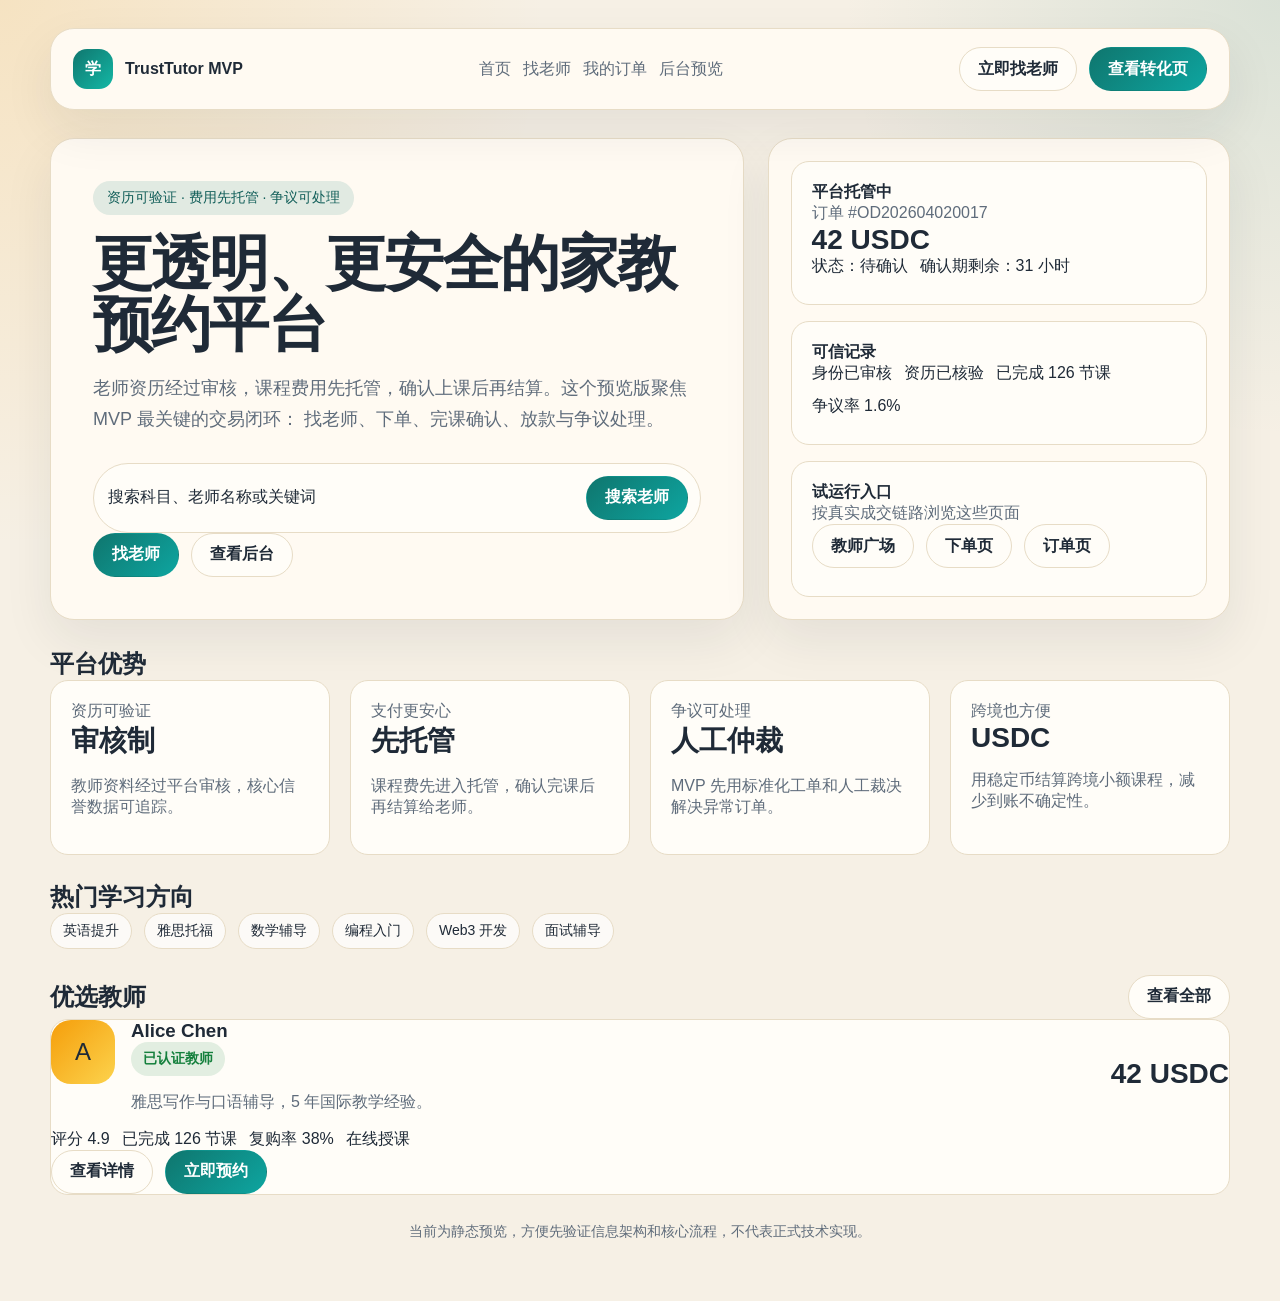
<file: preview/index.html>
<!DOCTYPE html>
<html lang="zh-CN">
<head>
  <meta charset="UTF-8">
  <meta name="viewport" content="width=device-width, initial-scale=1.0">
  <title>家教平台预览 - 首页</title>
  <link rel="stylesheet" href="./styles.css">
</head>
<body>
  <div class="shell">
    <div class="nav panel">
      <div class="brand">
        <div class="brand-mark">学</div>
        <div>TrustTutor MVP</div>
      </div>
      <div class="nav-links">
        <a href="./index.html">首页</a>
        <a href="./tutors.html">找老师</a>
        <a href="./orders.html">我的订单</a>
        <a href="./admin.html">后台预览</a>
      </div>
      <div class="nav-actions">
        <a class="btn btn-secondary" href="./tutors.html">立即找老师</a>
        <a class="btn btn-primary" href="./tutor-detail.html">查看转化页</a>
      </div>
    </div>

    <section class="hero">
      <div class="panel hero-copy">
        <span class="eyebrow">资历可验证 · 费用先托管 · 争议可处理</span>
        <h1>更透明、更安全的家教预约平台</h1>
        <p class="subcopy">
          老师资历经过审核，课程费用先托管，确认上课后再结算。这个预览版聚焦 MVP 最关键的交易闭环：
          找老师、下单、完课确认、放款与争议处理。
        </p>
        <div class="search">
          <input value="搜索科目、老师名称或关键词" readonly>
          <a class="btn btn-primary" href="./tutors.html">搜索老师</a>
        </div>
        <div class="actions">
          <a class="btn btn-primary" href="./tutors.html">找老师</a>
          <a class="btn btn-secondary" href="./admin.html">查看后台</a>
        </div>
      </div>

      <div class="panel hero-side">
        <div class="mini-card">
          <strong>平台托管中</strong>
          <div class="muted">订单 #OD202604020017</div>
          <div class="price">42 USDC</div>
          <div class="meta">
            <span>状态：待确认</span>
            <span>确认期剩余：31 小时</span>
          </div>
        </div>
        <div class="mini-card">
          <strong>可信记录</strong>
          <div class="meta">
            <span>身份已审核</span>
            <span>资历已核验</span>
            <span>已完成 126 节课</span>
            <span>争议率 1.6%</span>
          </div>
        </div>
        <div class="mini-card">
          <strong>试运行入口</strong>
          <div class="muted">按真实成交链路浏览这些页面</div>
          <div class="actions">
            <a class="btn btn-secondary" href="./tutors.html">教师广场</a>
            <a class="btn btn-secondary" href="./checkout.html">下单页</a>
            <a class="btn btn-secondary" href="./orders.html">订单页</a>
          </div>
        </div>
      </div>
    </section>

    <section class="section">
      <div class="section-head">
        <h2>平台优势</h2>
      </div>
      <div class="grid-4">
        <div class="stat-card">
          <div class="kicker">资历可验证</div>
          <div class="value">审核制</div>
          <p class="muted">教师资料经过平台审核，核心信誉数据可追踪。</p>
        </div>
        <div class="stat-card">
          <div class="kicker">支付更安心</div>
          <div class="value">先托管</div>
          <p class="muted">课程费先进入托管，确认完课后再结算给老师。</p>
        </div>
        <div class="stat-card">
          <div class="kicker">争议可处理</div>
          <div class="value">人工仲裁</div>
          <p class="muted">MVP 先用标准化工单和人工裁决解决异常订单。</p>
        </div>
        <div class="stat-card">
          <div class="kicker">跨境也方便</div>
          <div class="value">USDC</div>
          <p class="muted">用稳定币结算跨境小额课程，减少到账不确定性。</p>
        </div>
      </div>
    </section>

    <section class="section">
      <div class="section-head">
        <h2>热门学习方向</h2>
      </div>
      <div class="chips">
        <span class="chip">英语提升</span>
        <span class="chip">雅思托福</span>
        <span class="chip">数学辅导</span>
        <span class="chip">编程入门</span>
        <span class="chip">Web3 开发</span>
        <span class="chip">面试辅导</span>
      </div>
    </section>

    <section class="section">
      <div class="section-head">
        <h2>优选教师</h2>
        <a class="btn btn-secondary" href="./tutors.html">查看全部</a>
      </div>
      <div class="teacher-list">
        <div class="teacher-card">
          <div class="teacher-top">
            <div class="split">
              <div class="avatar">A</div>
              <div>
                <h3>Alice Chen</h3>
                <div class="tag tag-ok">已认证教师</div>
                <p class="muted">雅思写作与口语辅导，5 年国际教学经验。</p>
              </div>
            </div>
            <div class="price">42 USDC</div>
          </div>
          <div class="meta">
            <span>评分 4.9</span>
            <span>已完成 126 节课</span>
            <span>复购率 38%</span>
            <span>在线授课</span>
          </div>
          <div class="actions">
            <a class="btn btn-secondary" href="./tutor-detail.html">查看详情</a>
            <a class="btn btn-primary" href="./checkout.html">立即预约</a>
          </div>
        </div>
      </div>
    </section>

    <div class="footer-note">
      当前为静态预览，方便先验证信息架构和核心流程，不代表正式技术实现。
    </div>
  </div>
</body>
</html>
</file>
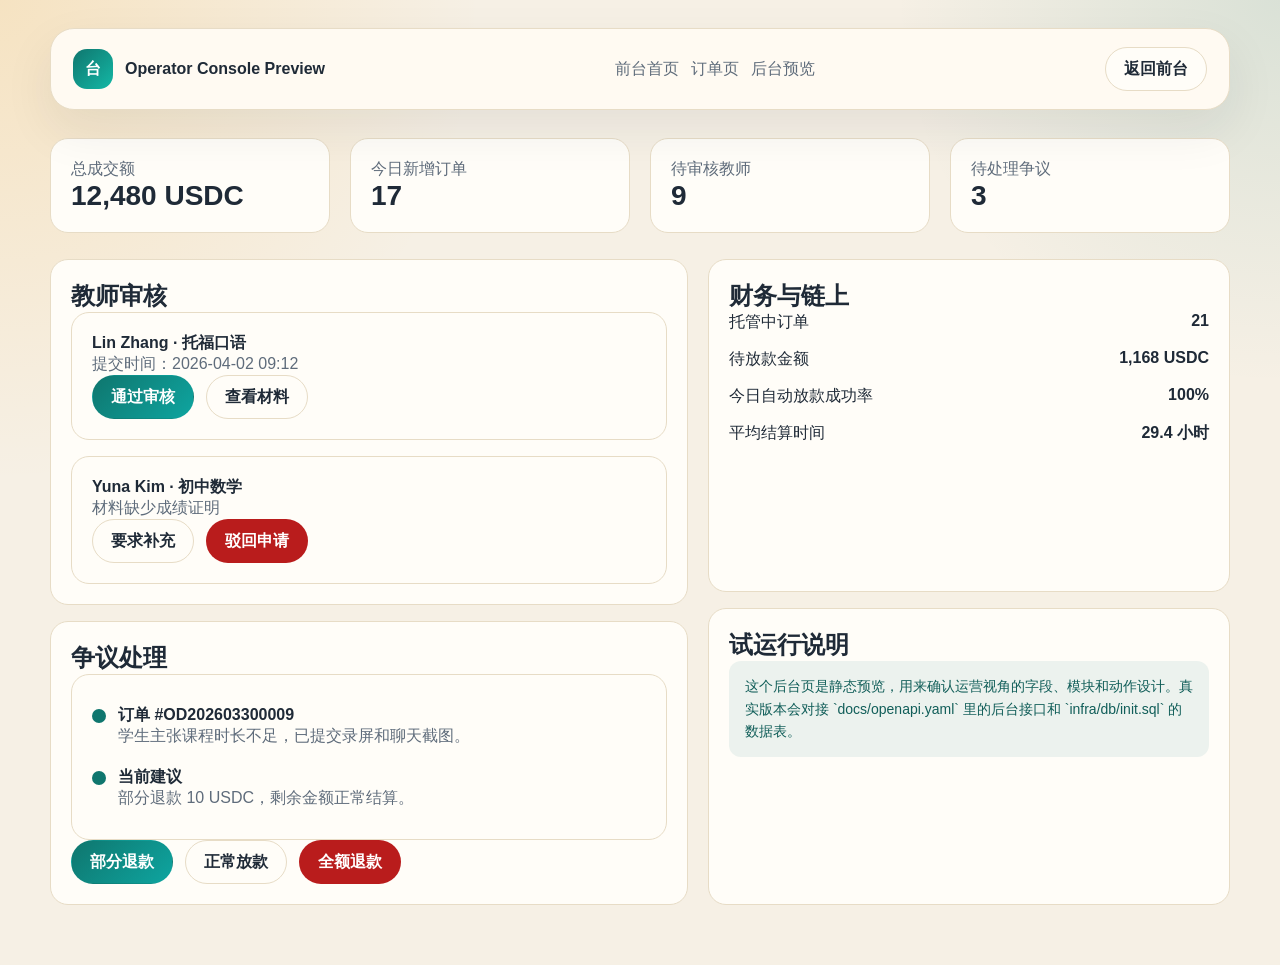
<file: preview/admin.html>
<!DOCTYPE html>
<html lang="zh-CN">
<head>
  <meta charset="UTF-8">
  <meta name="viewport" content="width=device-width, initial-scale=1.0">
  <title>家教平台预览 - 后台</title>
  <link rel="stylesheet" href="./styles.css">
</head>
<body>
  <div class="shell">
    <div class="nav panel">
      <div class="brand">
        <div class="brand-mark">台</div>
        <div>Operator Console Preview</div>
      </div>
      <div class="nav-links">
        <a href="./index.html">前台首页</a>
        <a href="./orders.html">订单页</a>
        <a href="./admin.html">后台预览</a>
      </div>
      <div class="nav-actions">
        <a class="btn btn-secondary" href="./index.html">返回前台</a>
      </div>
    </div>

    <section class="grid-4">
      <div class="admin-card">
        <div class="kicker">总成交额</div>
        <div class="value">12,480 USDC</div>
      </div>
      <div class="admin-card">
        <div class="kicker">今日新增订单</div>
        <div class="value">17</div>
      </div>
      <div class="admin-card">
        <div class="kicker">待审核教师</div>
        <div class="value">9</div>
      </div>
      <div class="admin-card">
        <div class="kicker">待处理争议</div>
        <div class="value">3</div>
      </div>
    </section>

    <div class="layout-main section">
      <div class="stack">
        <div class="detail-card">
          <h2>教师审核</h2>
          <div class="teacher-list">
            <div class="mini-card">
              <strong>Lin Zhang · 托福口语</strong>
              <div class="muted">提交时间：2026-04-02 09:12</div>
              <div class="actions">
                <a class="btn btn-primary" href="./admin.html">通过审核</a>
                <a class="btn btn-secondary" href="./admin.html">查看材料</a>
              </div>
            </div>
            <div class="mini-card">
              <strong>Yuna Kim · 初中数学</strong>
              <div class="muted">材料缺少成绩证明</div>
              <div class="actions">
                <a class="btn btn-secondary" href="./admin.html">要求补充</a>
                <a class="btn btn-danger" href="./admin.html">驳回申请</a>
              </div>
            </div>
          </div>
        </div>

        <div class="detail-card">
          <h2>争议处理</h2>
          <div class="timeline">
            <div class="timeline-item">
              <div class="dot"></div>
              <div><strong>订单 #OD202603300009</strong><div class="muted">学生主张课程时长不足，已提交录屏和聊天截图。</div></div>
            </div>
            <div class="timeline-item">
              <div class="dot"></div>
              <div><strong>当前建议</strong><div class="muted">部分退款 10 USDC，剩余金额正常结算。</div></div>
            </div>
          </div>
          <div class="actions">
            <a class="btn btn-primary" href="./admin.html">部分退款</a>
            <a class="btn btn-secondary" href="./admin.html">正常放款</a>
            <a class="btn btn-danger" href="./admin.html">全额退款</a>
          </div>
        </div>
      </div>

      <div class="stack">
        <div class="detail-card">
          <h2>财务与链上</h2>
          <div class="table-like">
            <div class="row"><span>托管中订单</span><strong>21</strong></div>
            <div class="row"><span>待放款金额</span><strong>1,168 USDC</strong></div>
            <div class="row"><span>今日自动放款成功率</span><strong>100%</strong></div>
            <div class="row"><span>平均结算时间</span><strong>29.4 小时</strong></div>
          </div>
        </div>

        <div class="detail-card">
          <h2>试运行说明</h2>
          <div class="notice">
            这个后台页是静态预览，用来确认运营视角的字段、模块和动作设计。真实版本会对接
            `docs/openapi.yaml` 里的后台接口和 `infra/db/init.sql` 的数据表。
          </div>
        </div>
      </div>
    </div>
  </div>
</body>
</html>
</file>
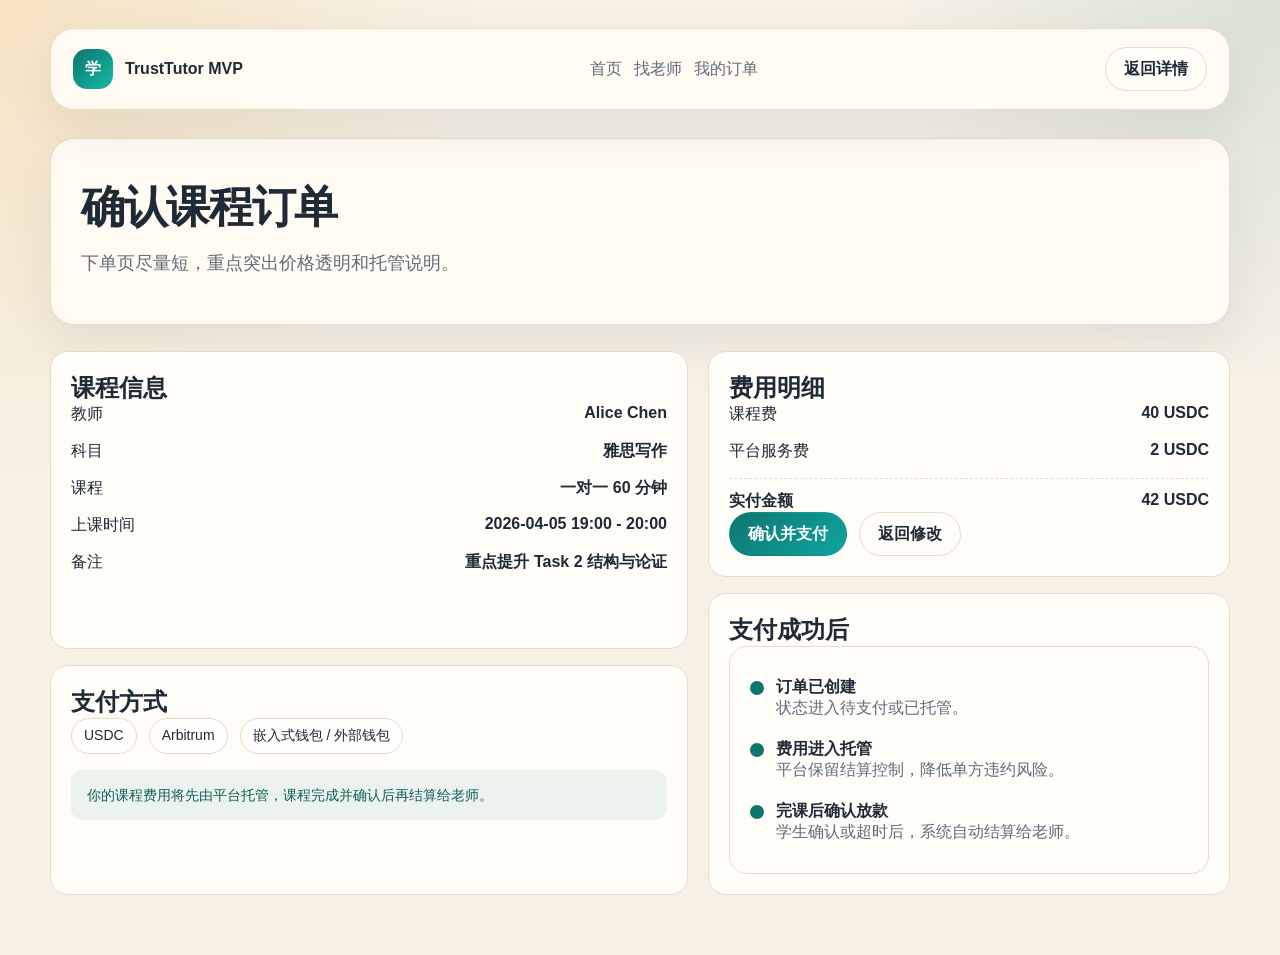
<file: preview/checkout.html>
<!DOCTYPE html>
<html lang="zh-CN">
<head>
  <meta charset="UTF-8">
  <meta name="viewport" content="width=device-width, initial-scale=1.0">
  <title>家教平台预览 - 下单页</title>
  <link rel="stylesheet" href="./styles.css">
</head>
<body>
  <div class="shell">
    <div class="nav panel">
      <div class="brand">
        <div class="brand-mark">学</div>
        <div>TrustTutor MVP</div>
      </div>
      <div class="nav-links">
        <a href="./index.html">首页</a>
        <a href="./tutors.html">找老师</a>
        <a href="./orders.html">我的订单</a>
      </div>
      <div class="nav-actions">
        <a class="btn btn-secondary" href="./tutor-detail.html">返回详情</a>
      </div>
    </div>

    <section class="panel page-hero">
      <h1 class="page-title">确认课程订单</h1>
      <p class="subcopy">下单页尽量短，重点突出价格透明和托管说明。</p>
    </section>

    <div class="layout-main section">
      <div class="stack">
        <div class="detail-card">
          <h2>课程信息</h2>
          <div class="table-like">
            <div class="row"><span>教师</span><strong>Alice Chen</strong></div>
            <div class="row"><span>科目</span><strong>雅思写作</strong></div>
            <div class="row"><span>课程</span><strong>一对一 60 分钟</strong></div>
            <div class="row"><span>上课时间</span><strong>2026-04-05 19:00 - 20:00</strong></div>
            <div class="row"><span>备注</span><strong>重点提升 Task 2 结构与论证</strong></div>
          </div>
        </div>

        <div class="detail-card">
          <h2>支付方式</h2>
          <div class="chips">
            <span class="chip">USDC</span>
            <span class="chip">Arbitrum</span>
            <span class="chip">嵌入式钱包 / 外部钱包</span>
          </div>
          <div class="notice" style="margin-top:16px;">
            你的课程费用将先由平台托管，课程完成并确认后再结算给老师。
          </div>
        </div>
      </div>

      <div class="stack">
        <div class="detail-card">
          <h2>费用明细</h2>
          <div class="table-like">
            <div class="row"><span>课程费</span><strong>40 USDC</strong></div>
            <div class="row"><span>平台服务费</span><strong>2 USDC</strong></div>
            <div class="row total"><span>实付金额</span><strong>42 USDC</strong></div>
          </div>
          <div class="actions">
            <a class="btn btn-primary" href="./orders.html">确认并支付</a>
            <a class="btn btn-secondary" href="./tutor-detail.html">返回修改</a>
          </div>
        </div>

        <div class="detail-card">
          <h2>支付成功后</h2>
          <div class="timeline">
            <div class="timeline-item">
              <div class="dot"></div>
              <div><strong>订单已创建</strong><div class="muted">状态进入待支付或已托管。</div></div>
            </div>
            <div class="timeline-item">
              <div class="dot"></div>
              <div><strong>费用进入托管</strong><div class="muted">平台保留结算控制，降低单方违约风险。</div></div>
            </div>
            <div class="timeline-item">
              <div class="dot"></div>
              <div><strong>完课后确认放款</strong><div class="muted">学生确认或超时后，系统自动结算给老师。</div></div>
            </div>
          </div>
        </div>
      </div>
    </div>
  </div>
</body>
</html>
</file>
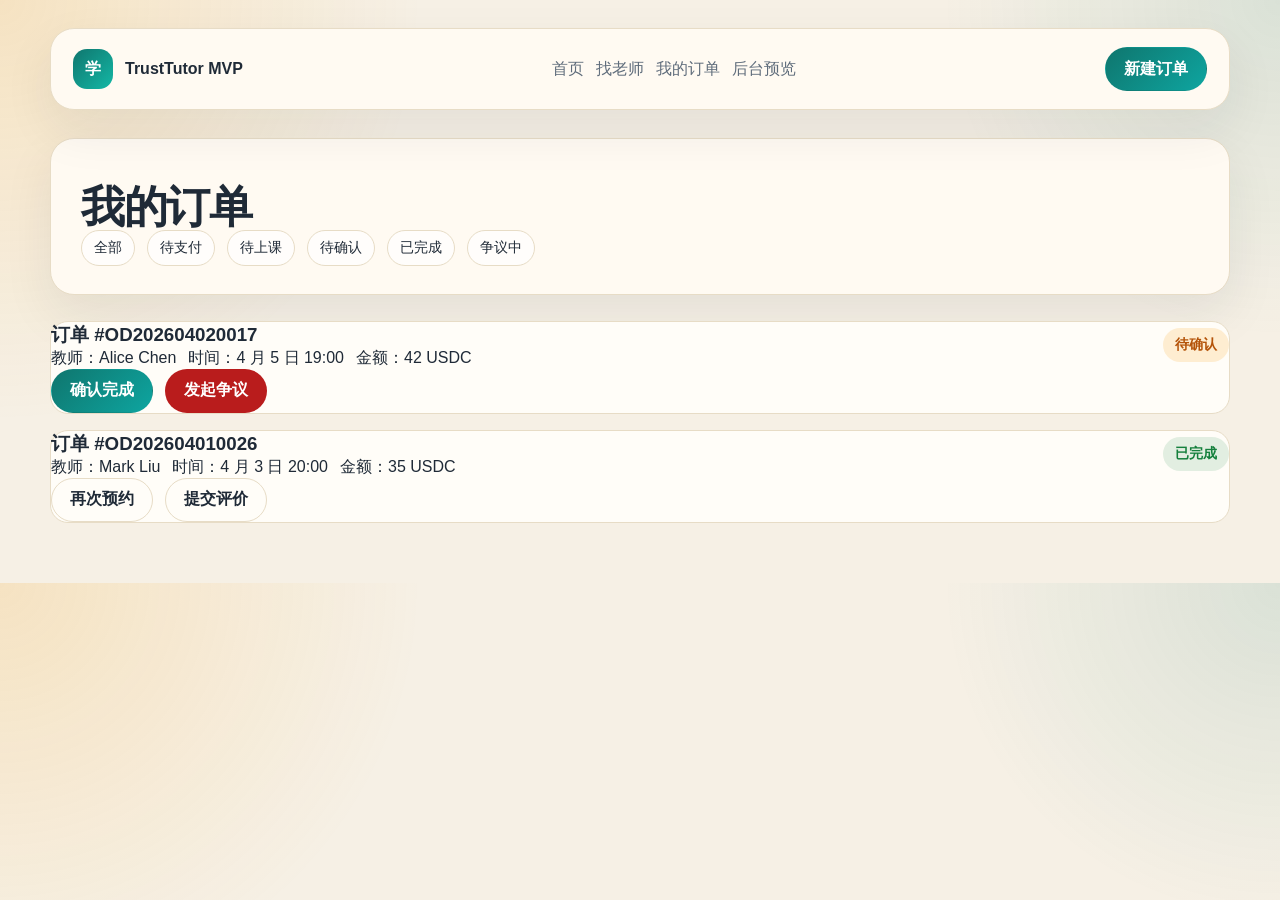
<file: preview/orders.html>
<!DOCTYPE html>
<html lang="zh-CN">
<head>
  <meta charset="UTF-8">
  <meta name="viewport" content="width=device-width, initial-scale=1.0">
  <title>家教平台预览 - 订单页</title>
  <link rel="stylesheet" href="./styles.css">
</head>
<body>
  <div class="shell">
    <div class="nav panel">
      <div class="brand">
        <div class="brand-mark">学</div>
        <div>TrustTutor MVP</div>
      </div>
      <div class="nav-links">
        <a href="./index.html">首页</a>
        <a href="./tutors.html">找老师</a>
        <a href="./orders.html">我的订单</a>
        <a href="./admin.html">后台预览</a>
      </div>
      <div class="nav-actions">
        <a class="btn btn-primary" href="./checkout.html">新建订单</a>
      </div>
    </div>

    <section class="panel page-hero">
      <h1 class="page-title">我的订单</h1>
      <div class="chips">
        <span class="chip">全部</span>
        <span class="chip">待支付</span>
        <span class="chip">待上课</span>
        <span class="chip">待确认</span>
        <span class="chip">已完成</span>
        <span class="chip">争议中</span>
      </div>
    </section>

    <section class="section order-list">
      <div class="order-card">
        <div class="order-top">
          <div>
            <h3>订单 #OD202604020017</h3>
            <div class="meta">
              <span>教师：Alice Chen</span>
              <span>时间：4 月 5 日 19:00</span>
              <span>金额：42 USDC</span>
            </div>
          </div>
          <div class="tag tag-warn">待确认</div>
        </div>
        <div class="actions">
          <a class="btn btn-primary" href="./orders.html">确认完成</a>
          <a class="btn btn-danger" href="./admin.html">发起争议</a>
        </div>
      </div>

      <div class="order-card">
        <div class="order-top">
          <div>
            <h3>订单 #OD202604010026</h3>
            <div class="meta">
              <span>教师：Mark Liu</span>
              <span>时间：4 月 3 日 20:00</span>
              <span>金额：35 USDC</span>
            </div>
          </div>
          <div class="tag tag-ok">已完成</div>
        </div>
        <div class="actions">
          <a class="btn btn-secondary" href="./tutor-detail.html">再次预约</a>
          <a class="btn btn-secondary" href="./orders.html">提交评价</a>
        </div>
      </div>
    </section>
  </div>
</body>
</html>
</file>
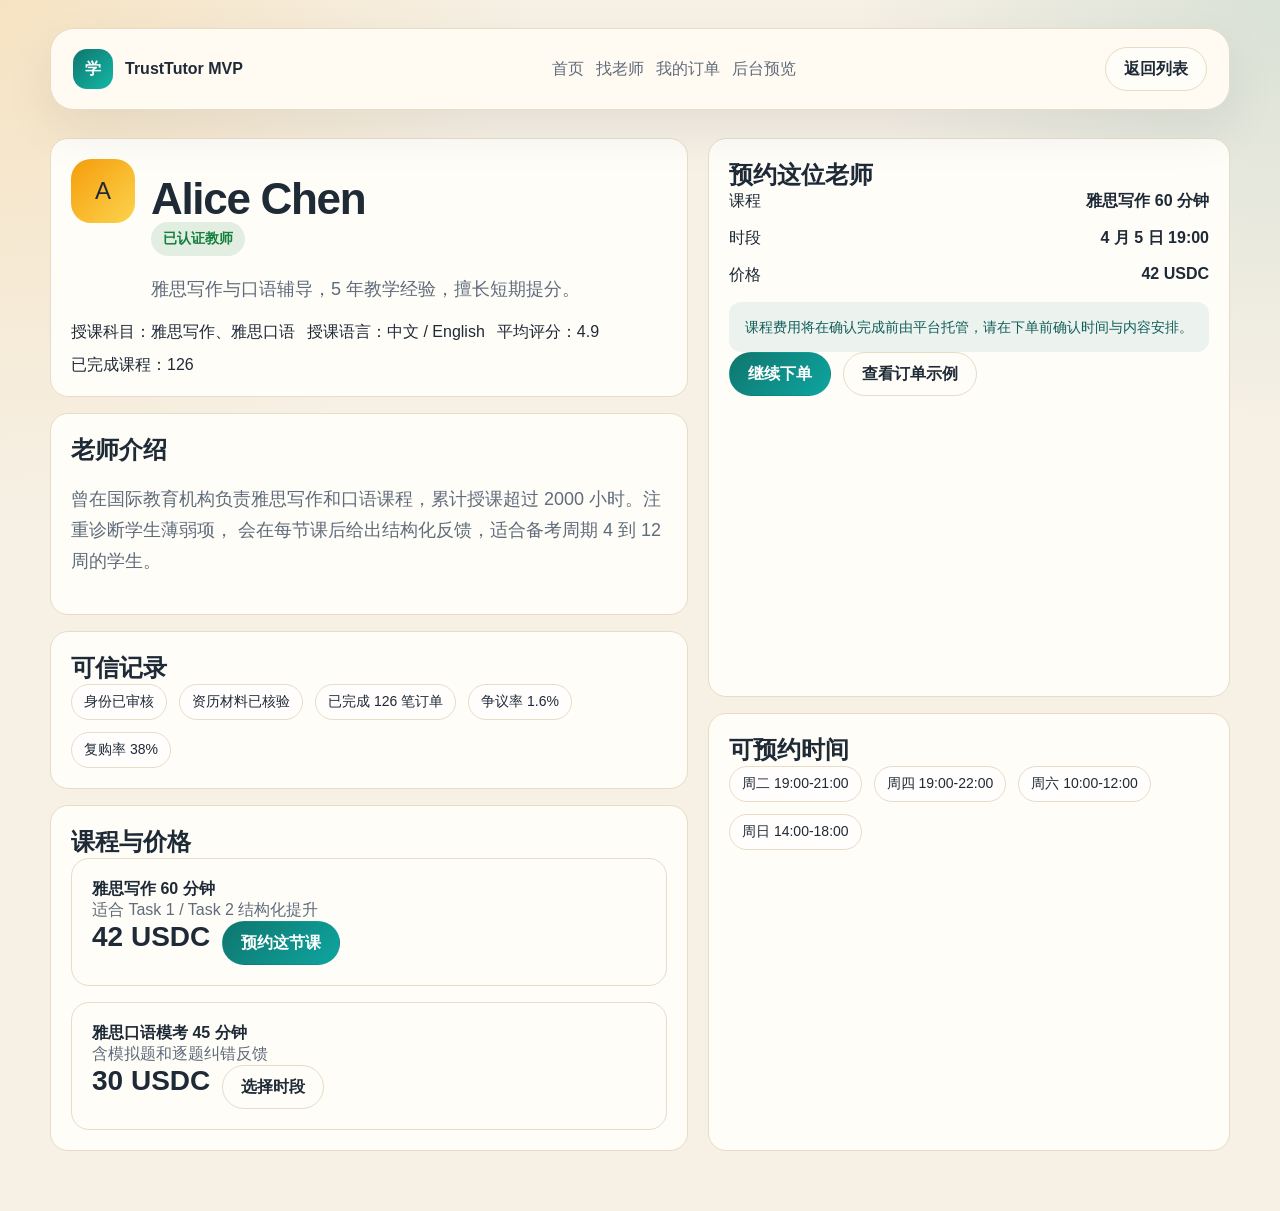
<file: preview/tutor-detail.html>
<!DOCTYPE html>
<html lang="zh-CN">
<head>
  <meta charset="UTF-8">
  <meta name="viewport" content="width=device-width, initial-scale=1.0">
  <title>家教平台预览 - 教师详情</title>
  <link rel="stylesheet" href="./styles.css">
</head>
<body>
  <div class="shell">
    <div class="nav panel">
      <div class="brand">
        <div class="brand-mark">学</div>
        <div>TrustTutor MVP</div>
      </div>
      <div class="nav-links">
        <a href="./index.html">首页</a>
        <a href="./tutors.html">找老师</a>
        <a href="./orders.html">我的订单</a>
        <a href="./admin.html">后台预览</a>
      </div>
      <div class="nav-actions">
        <a class="btn btn-secondary" href="./tutors.html">返回列表</a>
      </div>
    </div>

    <div class="layout-main">
      <div class="stack">
        <div class="detail-card">
          <div class="teacher-top">
            <div class="split">
              <div class="avatar">A</div>
              <div>
                <h1 class="page-title">Alice Chen</h1>
                <div class="tag tag-ok">已认证教师</div>
                <p class="subcopy">雅思写作与口语辅导，5 年教学经验，擅长短期提分。</p>
              </div>
            </div>
          </div>
          <div class="meta">
            <span>授课科目：雅思写作、雅思口语</span>
            <span>授课语言：中文 / English</span>
            <span>平均评分：4.9</span>
            <span>已完成课程：126</span>
          </div>
        </div>

        <div class="detail-card">
          <h2>老师介绍</h2>
          <p class="subcopy">
            曾在国际教育机构负责雅思写作和口语课程，累计授课超过 2000 小时。注重诊断学生薄弱项，
            会在每节课后给出结构化反馈，适合备考周期 4 到 12 周的学生。
          </p>
        </div>

        <div class="detail-card">
          <h2>可信记录</h2>
          <div class="chips">
            <span class="chip">身份已审核</span>
            <span class="chip">资历材料已核验</span>
            <span class="chip">已完成 126 笔订单</span>
            <span class="chip">争议率 1.6%</span>
            <span class="chip">复购率 38%</span>
          </div>
        </div>

        <div class="detail-card">
          <h2>课程与价格</h2>
          <div class="teacher-list">
            <div class="mini-card">
              <strong>雅思写作 60 分钟</strong>
              <div class="muted">适合 Task 1 / Task 2 结构化提升</div>
              <div class="actions">
                <span class="price">42 USDC</span>
                <a class="btn btn-primary" href="./checkout.html">预约这节课</a>
              </div>
            </div>
            <div class="mini-card">
              <strong>雅思口语模考 45 分钟</strong>
              <div class="muted">含模拟题和逐题纠错反馈</div>
              <div class="actions">
                <span class="price">30 USDC</span>
                <a class="btn btn-secondary" href="./checkout.html">选择时段</a>
              </div>
            </div>
          </div>
        </div>
      </div>

      <div class="stack">
        <div class="detail-card">
          <h2>预约这位老师</h2>
          <div class="table-like">
            <div class="row"><span>课程</span><strong>雅思写作 60 分钟</strong></div>
            <div class="row"><span>时段</span><strong>4 月 5 日 19:00</strong></div>
            <div class="row"><span>价格</span><strong>42 USDC</strong></div>
          </div>
          <div class="notice" style="margin-top:16px;">
            课程费用将在确认完成前由平台托管，请在下单前确认时间与内容安排。
          </div>
          <div class="actions">
            <a class="btn btn-primary" href="./checkout.html">继续下单</a>
            <a class="btn btn-secondary" href="./orders.html">查看订单示例</a>
          </div>
        </div>

        <div class="detail-card">
          <h2>可预约时间</h2>
          <div class="chips">
            <span class="chip">周二 19:00-21:00</span>
            <span class="chip">周四 19:00-22:00</span>
            <span class="chip">周六 10:00-12:00</span>
            <span class="chip">周日 14:00-18:00</span>
          </div>
        </div>
      </div>
    </div>
  </div>
</body>
</html>
</file>
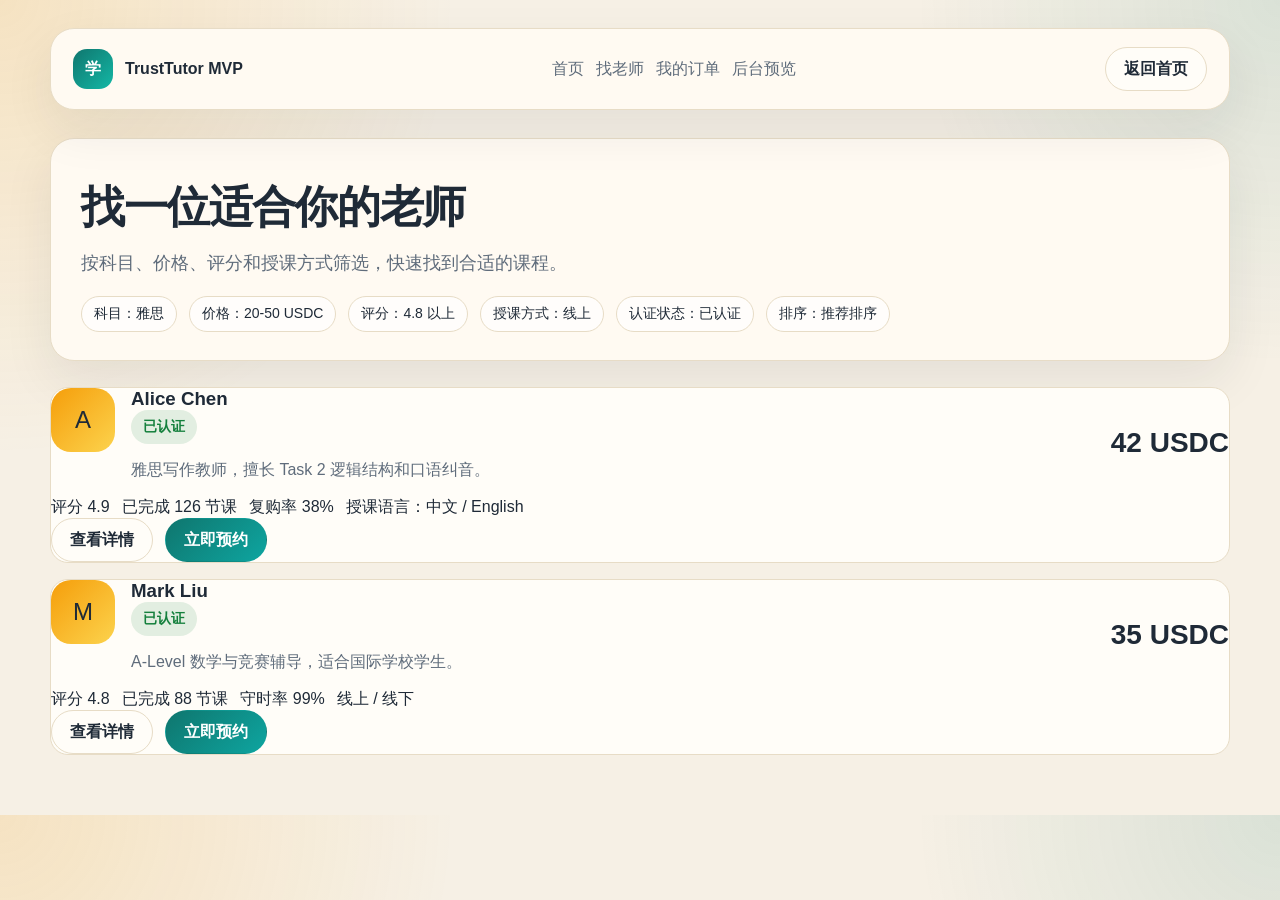
<file: preview/tutors.html>
<!DOCTYPE html>
<html lang="zh-CN">
<head>
  <meta charset="UTF-8">
  <meta name="viewport" content="width=device-width, initial-scale=1.0">
  <title>家教平台预览 - 教师广场</title>
  <link rel="stylesheet" href="./styles.css">
</head>
<body>
  <div class="shell">
    <div class="nav panel">
      <div class="brand">
        <div class="brand-mark">学</div>
        <div>TrustTutor MVP</div>
      </div>
      <div class="nav-links">
        <a href="./index.html">首页</a>
        <a href="./tutors.html">找老师</a>
        <a href="./orders.html">我的订单</a>
        <a href="./admin.html">后台预览</a>
      </div>
      <div class="nav-actions">
        <a class="btn btn-secondary" href="./index.html">返回首页</a>
      </div>
    </div>

    <section class="panel page-hero">
      <h1 class="page-title">找一位适合你的老师</h1>
      <p class="subcopy">按科目、价格、评分和授课方式筛选，快速找到合适的课程。</p>
      <div class="chips">
        <span class="chip">科目：雅思</span>
        <span class="chip">价格：20-50 USDC</span>
        <span class="chip">评分：4.8 以上</span>
        <span class="chip">授课方式：线上</span>
        <span class="chip">认证状态：已认证</span>
        <span class="chip">排序：推荐排序</span>
      </div>
    </section>

    <section class="section teacher-list">
      <div class="teacher-card">
        <div class="teacher-top">
          <div class="split">
            <div class="avatar">A</div>
            <div>
              <h3>Alice Chen</h3>
              <div class="tag tag-ok">已认证</div>
              <p class="muted">雅思写作教师，擅长 Task 2 逻辑结构和口语纠音。</p>
            </div>
          </div>
          <div class="price">42 USDC</div>
        </div>
        <div class="meta">
          <span>评分 4.9</span>
          <span>已完成 126 节课</span>
          <span>复购率 38%</span>
          <span>授课语言：中文 / English</span>
        </div>
        <div class="actions">
          <a class="btn btn-secondary" href="./tutor-detail.html">查看详情</a>
          <a class="btn btn-primary" href="./checkout.html">立即预约</a>
        </div>
      </div>

      <div class="teacher-card">
        <div class="teacher-top">
          <div class="split">
            <div class="avatar">M</div>
            <div>
              <h3>Mark Liu</h3>
              <div class="tag tag-ok">已认证</div>
              <p class="muted">A-Level 数学与竞赛辅导，适合国际学校学生。</p>
            </div>
          </div>
          <div class="price">35 USDC</div>
        </div>
        <div class="meta">
          <span>评分 4.8</span>
          <span>已完成 88 节课</span>
          <span>守时率 99%</span>
          <span>线上 / 线下</span>
        </div>
        <div class="actions">
          <a class="btn btn-secondary" href="./tutor-detail.html">查看详情</a>
          <a class="btn btn-primary" href="./checkout.html">立即预约</a>
        </div>
      </div>
    </section>
  </div>
</body>
</html>
</file>
<file: preview/styles.css>
:root {
  --bg: #f6f0e5;
  --panel: #fffaf2;
  --panel-strong: #fffdf8;
  --ink: #1f2a37;
  --muted: #5f6c7b;
  --line: #e7dcc6;
  --brand: #0f766e;
  --brand-dark: #115e59;
  --accent: #f59e0b;
  --danger: #b91c1c;
  --success: #15803d;
  --shadow: 0 20px 50px rgba(31, 42, 55, 0.08);
  --radius-lg: 24px;
  --radius-md: 18px;
  --radius-sm: 12px;
}

* { box-sizing: border-box; }

body {
  margin: 0;
  font-family: "Segoe UI", "PingFang SC", "Microsoft YaHei", sans-serif;
  background:
    radial-gradient(circle at top left, rgba(245, 158, 11, 0.16), transparent 30%),
    radial-gradient(circle at top right, rgba(15, 118, 110, 0.12), transparent 24%),
    var(--bg);
  color: var(--ink);
}

a { color: inherit; text-decoration: none; }

.shell {
  width: min(1180px, calc(100vw - 40px));
  margin: 0 auto;
  padding: 28px 0 60px;
}

.nav {
  display: flex;
  align-items: center;
  justify-content: space-between;
  gap: 20px;
  padding: 18px 22px;
  margin-bottom: 28px;
  background: rgba(255, 250, 242, 0.88);
  border: 1px solid rgba(231, 220, 198, 0.9);
  border-radius: var(--radius-lg);
  box-shadow: var(--shadow);
  backdrop-filter: blur(12px);
}

.brand {
  display: flex;
  align-items: center;
  gap: 12px;
  font-weight: 700;
}

.brand-mark {
  width: 40px;
  height: 40px;
  display: grid;
  place-items: center;
  border-radius: 14px;
  color: white;
  background: linear-gradient(135deg, var(--brand), #14b8a6);
}

.nav-links, .nav-actions, .chips, .meta, .actions {
  display: flex;
  flex-wrap: wrap;
  gap: 12px;
}

.nav-links { color: var(--muted); }

.hero {
  display: grid;
  grid-template-columns: 1.2fr 0.8fr;
  gap: 24px;
  margin-bottom: 28px;
}

.panel {
  background: var(--panel);
  border: 1px solid var(--line);
  border-radius: var(--radius-lg);
  box-shadow: var(--shadow);
}

.hero-copy { padding: 42px; }

.eyebrow {
  display: inline-flex;
  padding: 8px 14px;
  border-radius: 999px;
  font-size: 14px;
  color: var(--brand-dark);
  background: rgba(15, 118, 110, 0.12);
}

h1, h2, h3 { margin: 0; }

h1 {
  margin-top: 18px;
  font-size: clamp(36px, 5vw, 60px);
  line-height: 1.02;
  letter-spacing: -0.03em;
}

.page-title {
  font-size: clamp(28px, 4vw, 44px);
}

.subcopy {
  margin-top: 18px;
  color: var(--muted);
  font-size: 18px;
  line-height: 1.7;
}

.search {
  display: flex;
  align-items: center;
  gap: 12px;
  margin-top: 28px;
  padding: 12px;
  background: var(--panel-strong);
  border: 1px solid var(--line);
  border-radius: 999px;
}

.search input {
  flex: 1;
  border: none;
  outline: none;
  background: transparent;
  font-size: 16px;
  color: var(--ink);
}

.btn {
  display: inline-flex;
  align-items: center;
  justify-content: center;
  min-height: 44px;
  padding: 0 18px;
  border-radius: 999px;
  border: 1px solid transparent;
  font-weight: 600;
}

.btn-primary {
  color: white;
  background: linear-gradient(135deg, var(--brand), #0ea5a0);
}

.btn-secondary {
  color: var(--ink);
  background: var(--panel-strong);
  border-color: var(--line);
}

.btn-danger {
  color: white;
  background: var(--danger);
}

.hero-side, .stack, .teacher-list, .order-list, .table-like {
  display: grid;
  gap: 16px;
}

.hero-side { padding: 22px; }

.mini-card,
.stat-card,
.teacher-card,
.order-card,
.detail-card,
.admin-card,
.timeline,
.info-block {
  background: var(--panel-strong);
  border: 1px solid var(--line);
  border-radius: var(--radius-md);
}

.mini-card, .stat-card, .detail-card, .admin-card, .timeline {
  padding: 20px;
}

.muted, .kicker {
  color: var(--muted);
}

.section { margin-top: 26px; }

.section-head,
.teacher-top,
.order-top,
.split,
.row {
  display: flex;
  justify-content: space-between;
  gap: 16px;
}

.section-head, .teacher-top, .order-top {
  align-items: center;
}

.split { align-items: flex-start; justify-content: flex-start; }

.grid-4, .layout-main {
  display: grid;
  gap: 20px;
}

.grid-4 { grid-template-columns: repeat(4, 1fr); }

.layout-main { grid-template-columns: 1.1fr 0.9fr; }

.value, .price {
  font-size: 28px;
  font-weight: 700;
}

.avatar {
  width: 64px;
  height: 64px;
  border-radius: 20px;
  display: grid;
  place-items: center;
  font-size: 24px;
  background: linear-gradient(135deg, #f59e0b, #fcd34d);
}

.tag, .chip {
  display: inline-flex;
  padding: 8px 12px;
  border-radius: 999px;
  font-size: 14px;
}

.tag {
  font-weight: 600;
}

.tag-ok {
  color: var(--success);
  background: rgba(21, 128, 61, 0.12);
}

.tag-warn {
  color: #b45309;
  background: rgba(245, 158, 11, 0.16);
}

.tag-danger {
  color: var(--danger);
  background: rgba(185, 28, 28, 0.12);
}

.chip {
  border: 1px solid var(--line);
  background: rgba(255, 255, 255, 0.7);
}

.page-hero {
  padding: 28px 30px;
}

.timeline-item {
  display: grid;
  grid-template-columns: 14px 1fr;
  gap: 12px;
  padding: 10px 0;
}

.dot {
  width: 14px;
  height: 14px;
  margin-top: 4px;
  border-radius: 999px;
  background: var(--brand);
}

.row.total {
  padding-top: 12px;
  border-top: 1px dashed var(--line);
  font-weight: 700;
}

.notice {
  padding: 14px 16px;
  border-radius: var(--radius-sm);
  background: rgba(15, 118, 110, 0.08);
  color: var(--brand-dark);
  font-size: 14px;
  line-height: 1.6;
}

.footer-note {
  margin-top: 28px;
  text-align: center;
  color: var(--muted);
  font-size: 14px;
}

@media (max-width: 980px) {
  .hero, .layout-main, .grid-4 {
    grid-template-columns: 1fr;
  }

  .nav {
    align-items: flex-start;
    flex-direction: column;
  }
}
</file>
